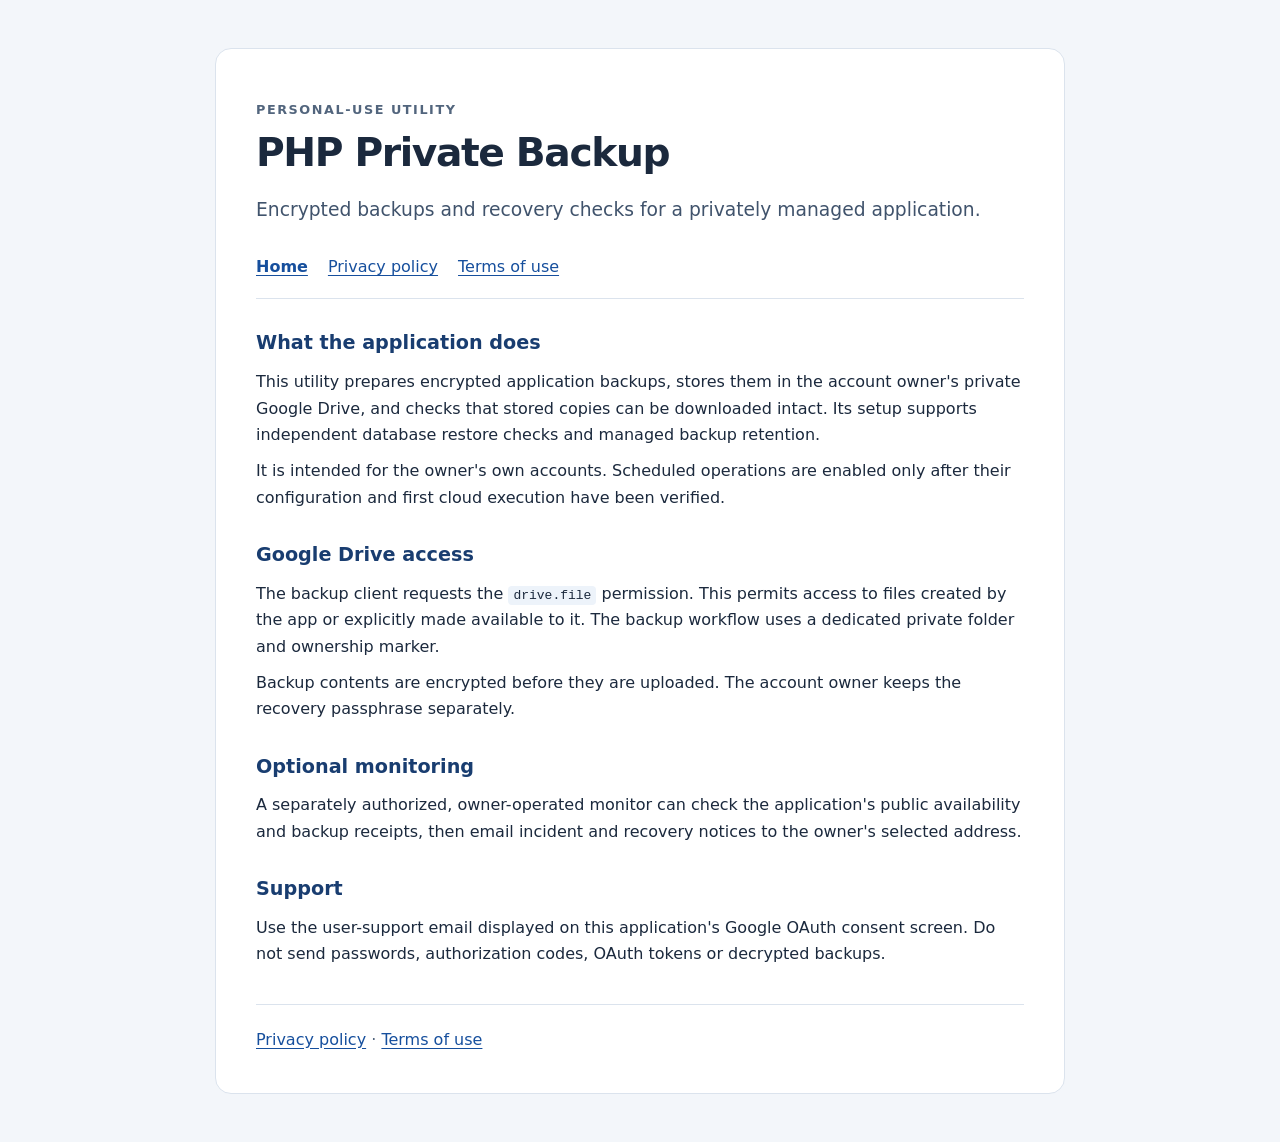
<file: index.html>
<!doctype html>
<html lang="en"><head><meta charset="utf-8"><meta name="viewport" content="width=device-width,initial-scale=1"><title>PHP Private Backup</title><link rel="stylesheet" href="style.css"></head>
<body><main><p class="eyebrow">Personal-use utility</p><h1>PHP Private Backup</h1>
<p class="lead">Encrypted backups and recovery checks for a privately managed application.</p>
<nav aria-label="Information pages"><a href="index.html" aria-current="page">Home</a><a href="privacy.html">Privacy policy</a><a href="terms.html">Terms of use</a></nav>
<section><h2>What the application does</h2><p>This utility prepares encrypted application backups, stores them in the account owner's private Google Drive, and checks that stored copies can be downloaded intact. Its setup supports independent database restore checks and managed backup retention.</p><p>It is intended for the owner's own accounts. Scheduled operations are enabled only after their configuration and first cloud execution have been verified.</p></section>
<section><h2>Google Drive access</h2><p>The backup client requests the <code>drive.file</code> permission. This permits access to files created by the app or explicitly made available to it. The backup workflow uses a dedicated private folder and ownership marker.</p><p>Backup contents are encrypted before they are uploaded. The account owner keeps the recovery passphrase separately.</p></section>
<section><h2>Optional monitoring</h2><p>A separately authorized, owner-operated monitor can check the application's public availability and backup receipts, then email incident and recovery notices to the owner's selected address.</p></section>
<section><h2>Support</h2><p>Use the user-support email displayed on this application's Google OAuth consent screen. Do not send passwords, authorization codes, OAuth tokens or decrypted backups.</p></section>
<footer><a href="privacy.html">Privacy policy</a> · <a href="terms.html">Terms of use</a></footer>
</main></body></html>
</file>
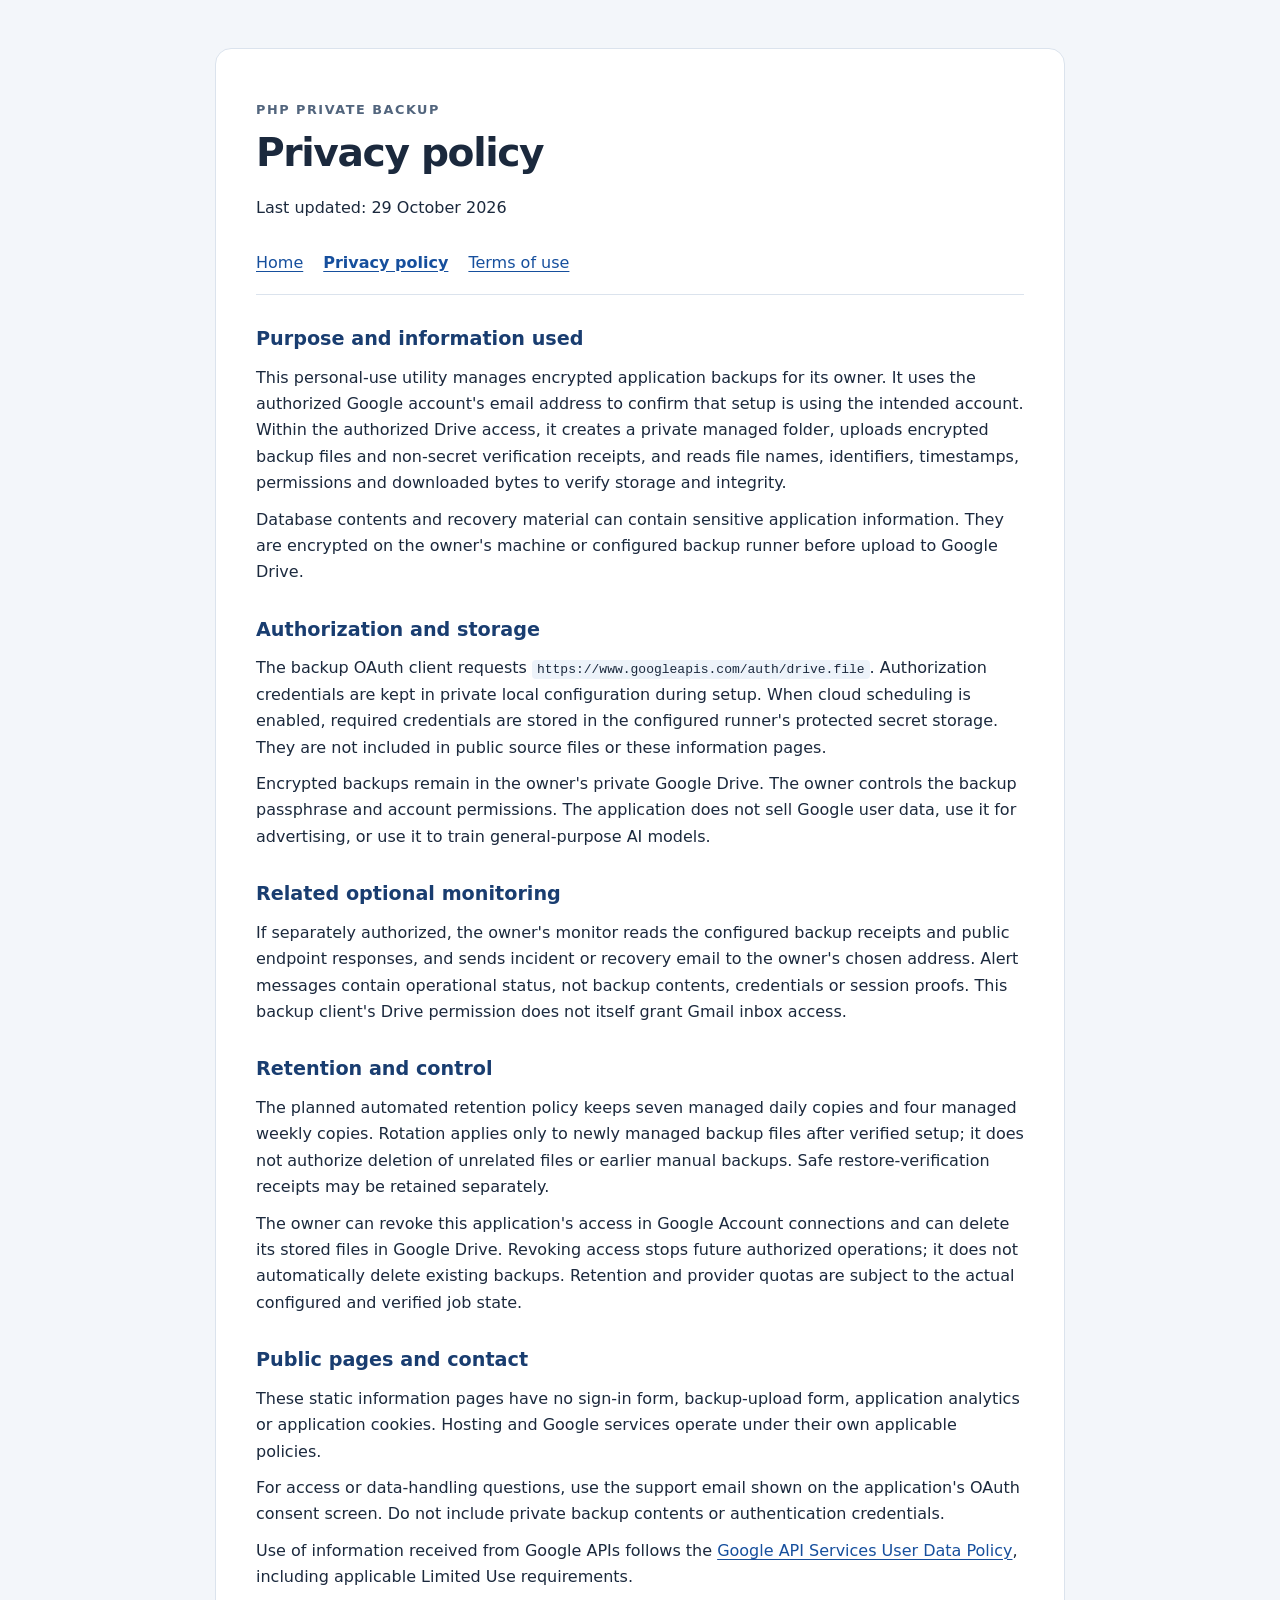
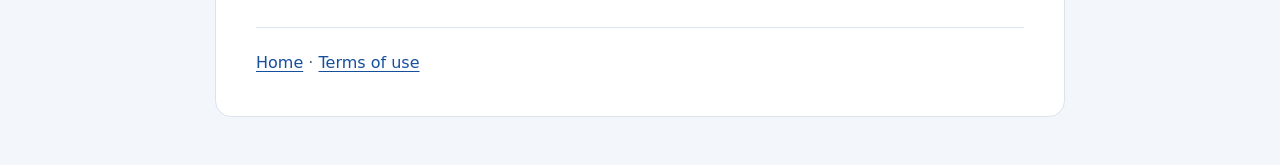
<file: privacy.html>
<!doctype html>
<html lang="en"><head><meta charset="utf-8"><meta name="viewport" content="width=device-width,initial-scale=1"><title>Privacy policy — PHP Private Backup</title><link rel="stylesheet" href="style.css"></head>
<body><main><p class="eyebrow">PHP Private Backup</p><h1>Privacy policy</h1><p>Last updated: 29 October 2026</p>
<nav aria-label="Information pages"><a href="index.html">Home</a><a href="privacy.html" aria-current="page">Privacy policy</a><a href="terms.html">Terms of use</a></nav>
<section><h2>Purpose and information used</h2><p>This personal-use utility manages encrypted application backups for its owner. It uses the authorized Google account's email address to confirm that setup is using the intended account. Within the authorized Drive access, it creates a private managed folder, uploads encrypted backup files and non-secret verification receipts, and reads file names, identifiers, timestamps, permissions and downloaded bytes to verify storage and integrity.</p><p>Database contents and recovery material can contain sensitive application information. They are encrypted on the owner's machine or configured backup runner before upload to Google Drive.</p></section>
<section><h2>Authorization and storage</h2><p>The backup OAuth client requests <code>https://www.googleapis.com/auth/drive.file</code>. Authorization credentials are kept in private local configuration during setup. When cloud scheduling is enabled, required credentials are stored in the configured runner's protected secret storage. They are not included in public source files or these information pages.</p><p>Encrypted backups remain in the owner's private Google Drive. The owner controls the backup passphrase and account permissions. The application does not sell Google user data, use it for advertising, or use it to train general-purpose AI models.</p></section>
<section><h2>Related optional monitoring</h2><p>If separately authorized, the owner's monitor reads the configured backup receipts and public endpoint responses, and sends incident or recovery email to the owner's chosen address. Alert messages contain operational status, not backup contents, credentials or session proofs. This backup client's Drive permission does not itself grant Gmail inbox access.</p></section>
<section><h2>Retention and control</h2><p>The planned automated retention policy keeps seven managed daily copies and four managed weekly copies. Rotation applies only to newly managed backup files after verified setup; it does not authorize deletion of unrelated files or earlier manual backups. Safe restore-verification receipts may be retained separately.</p><p>The owner can revoke this application's access in Google Account connections and can delete its stored files in Google Drive. Revoking access stops future authorized operations; it does not automatically delete existing backups. Retention and provider quotas are subject to the actual configured and verified job state.</p></section>
<section><h2>Public pages and contact</h2><p>These static information pages have no sign-in form, backup-upload form, application analytics or application cookies. Hosting and Google services operate under their own applicable policies.</p><p>For access or data-handling questions, use the support email shown on the application's OAuth consent screen. Do not include private backup contents or authentication credentials.</p><p>Use of information received from Google APIs follows the <a href="https://developers.google.com/terms/api-services-user-data-policy">Google API Services User Data Policy</a>, including applicable Limited Use requirements.</p></section>
<footer><a href="index.html">Home</a> · <a href="terms.html">Terms of use</a></footer>
</main></body></html>
</file>
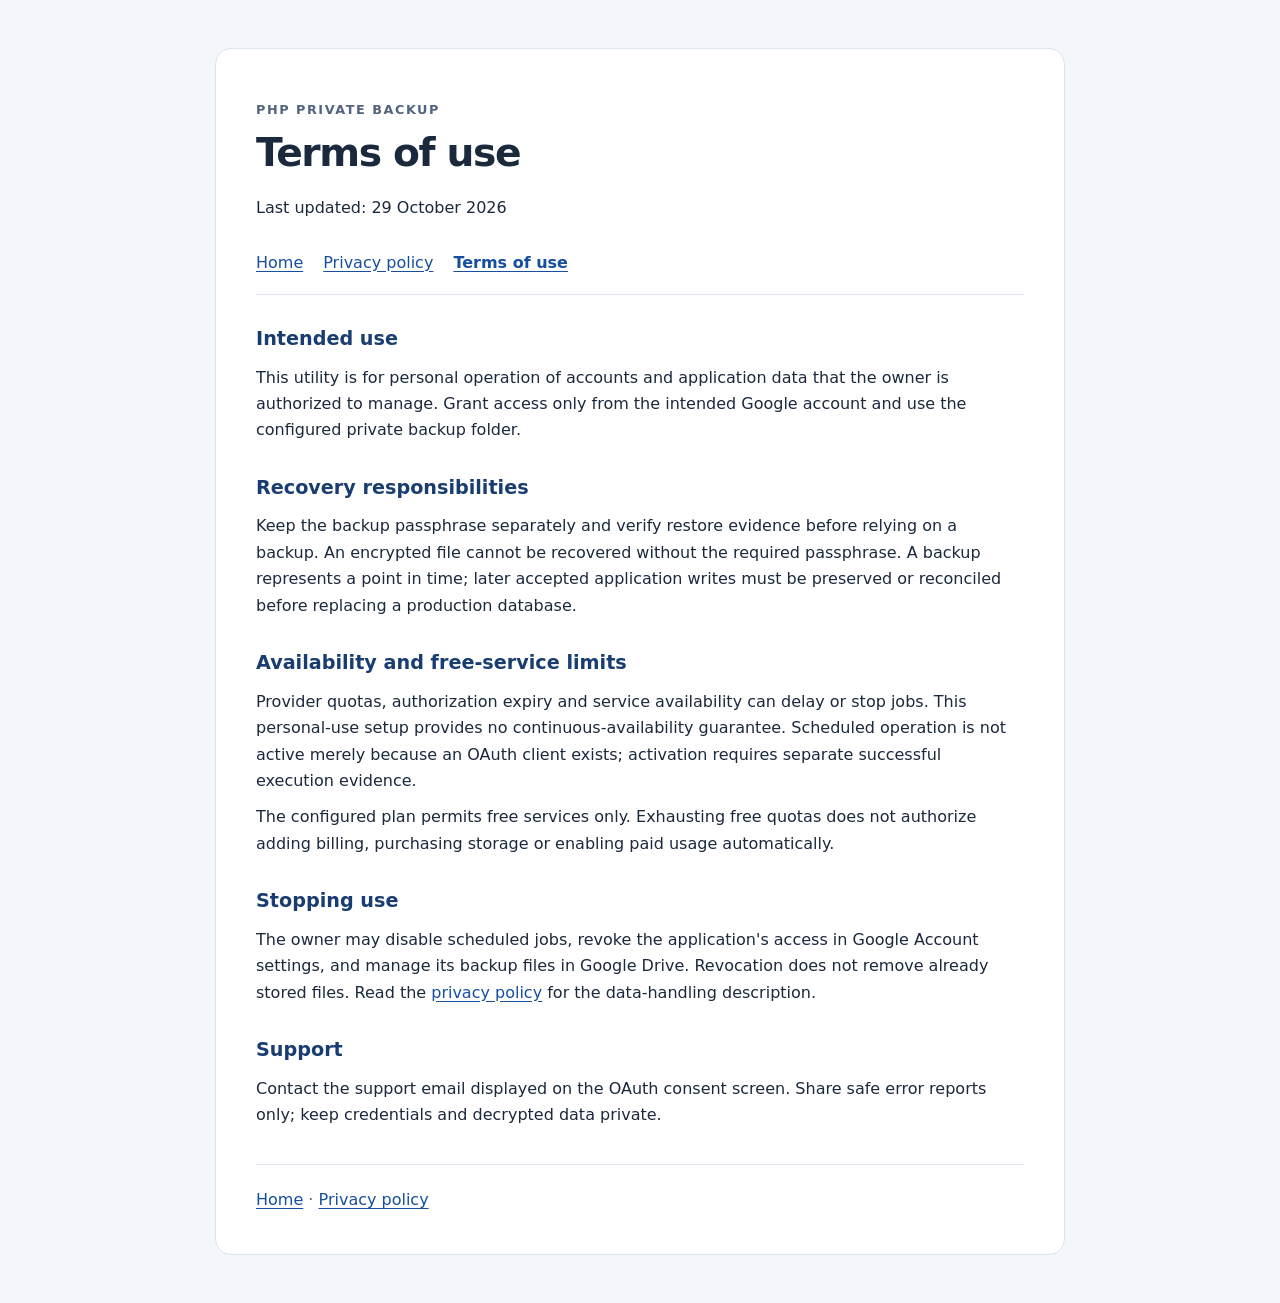
<file: terms.html>
<!doctype html>
<html lang="en"><head><meta charset="utf-8"><meta name="viewport" content="width=device-width,initial-scale=1"><title>Terms of use — PHP Private Backup</title><link rel="stylesheet" href="style.css"></head>
<body><main><p class="eyebrow">PHP Private Backup</p><h1>Terms of use</h1><p>Last updated: 29 October 2026</p>
<nav aria-label="Information pages"><a href="index.html">Home</a><a href="privacy.html">Privacy policy</a><a href="terms.html" aria-current="page">Terms of use</a></nav>
<section><h2>Intended use</h2><p>This utility is for personal operation of accounts and application data that the owner is authorized to manage. Grant access only from the intended Google account and use the configured private backup folder.</p></section>
<section><h2>Recovery responsibilities</h2><p>Keep the backup passphrase separately and verify restore evidence before relying on a backup. An encrypted file cannot be recovered without the required passphrase. A backup represents a point in time; later accepted application writes must be preserved or reconciled before replacing a production database.</p></section>
<section><h2>Availability and free-service limits</h2><p>Provider quotas, authorization expiry and service availability can delay or stop jobs. This personal-use setup provides no continuous-availability guarantee. Scheduled operation is not active merely because an OAuth client exists; activation requires separate successful execution evidence.</p><p>The configured plan permits free services only. Exhausting free quotas does not authorize adding billing, purchasing storage or enabling paid usage automatically.</p></section>
<section><h2>Stopping use</h2><p>The owner may disable scheduled jobs, revoke the application's access in Google Account settings, and manage its backup files in Google Drive. Revocation does not remove already stored files. Read the <a href="privacy.html">privacy policy</a> for the data-handling description.</p></section>
<section><h2>Support</h2><p>Contact the support email displayed on the OAuth consent screen. Share safe error reports only; keep credentials and decrypted data private.</p></section>
<footer><a href="index.html">Home</a> · <a href="privacy.html">Privacy policy</a></footer>
</main></body></html>
</file>
<file: style.css>
:root{font-family:system-ui,-apple-system,"Segoe UI",sans-serif;color:#1b293d;background:#f3f6fa;line-height:1.65}*{box-sizing:border-box}body{margin:0}main{max-width:850px;margin:48px auto;padding:40px;background:#fff;border:1px solid #dbe3ed;border-radius:16px}h1{font-size:2.45rem;line-height:1.15;margin:8px 0 20px;letter-spacing:-.035em}h2{font-size:1.2rem;margin:0 0 10px;color:#193d70}.eyebrow{font-size:.8rem;font-weight:700;text-transform:uppercase;letter-spacing:.12em;color:#52657d}.lead{font-size:1.17rem;color:#40536c}nav{display:flex;flex-wrap:wrap;gap:20px;padding:18px 0;margin-bottom:26px;border-bottom:1px solid #dbe3ed}a{color:#164f9d;text-underline-offset:3px}a[aria-current=page]{font-weight:700}section{margin:28px 0}code{overflow-wrap:anywhere;background:#edf3fa;padding:2px 5px;border-radius:4px}footer{border-top:1px solid #dbe3ed;padding-top:22px;margin-top:36px;color:#52657d}p{margin:10px 0}@media(max-width:600px){main{margin:14px;padding:24px;border-radius:12px}h1{font-size:2rem}}
</file>
